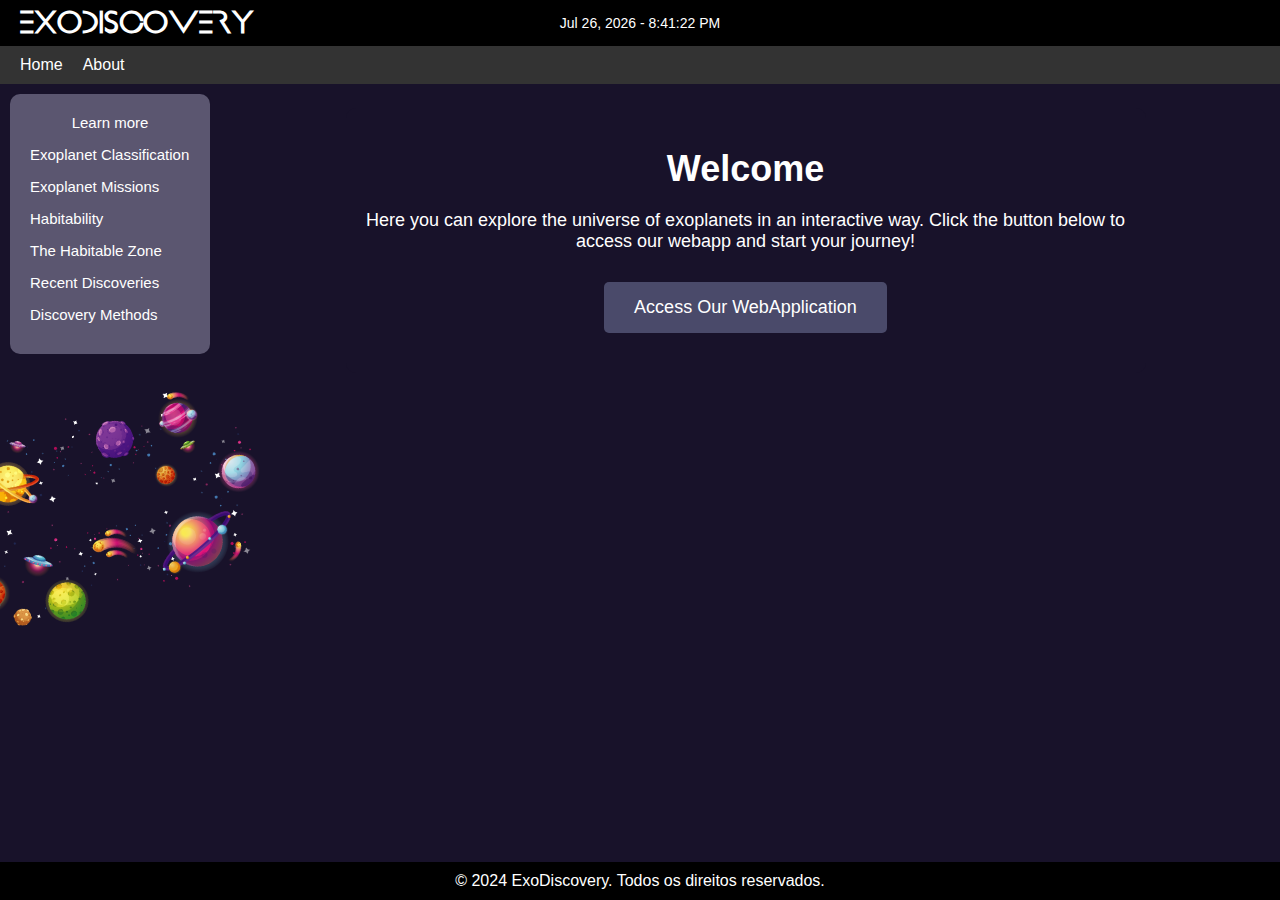
<file: index.html>
<!DOCTYPE html>
<html lang="us">
<head>
    <meta charset="UTF-8">
    <meta name="viewport" content="width=device-width, initial-scale=1.0">
    <title>ExoDiscovery - Home</title>
    <link rel="stylesheet" href="styles.css">
</head>
<body>
   <!-- Header 1 -->
<header class="header1">
    <div class="project-info">
        <h1><div class="H1">EXODISCOVERY</div></h1>
        <div id="datetime"></div> <!-- Data e hora em tempo real aqui -->
    </div>
    <div class="social-icons">
        <!-- Adicione ícones de redes sociais aqui -->
        <i class="fa fa-facebook"></i>
        <i class="fa fa-twitter"></i>
        <i class="fa fa-instagram"></i>
    </div>
</header>
    
    <!-- Header 2 -->
    <header class="header2">
        <nav>
            <ul>
                <li><a href="index.html">Home</a></li>
                <li><a href="about.html">About</a></li>
            </ul>
        </nav>

    </header>

    <!-- Body -->
    <main>
        <aside class="sidebar">
            <!-- Menu Lateral -->
             <p>Learn more</p>
            <ul>
                <li><a href="exoplanetclass.html">Exoplanet Classification</a></li>
                <li><a href="exomissions.html">Exoplanet Missions </a></li>
                <li><a href="habitability.html">Habitability</a></li>
                <li><a href="habitablezone.html">The Habitable Zone </a></li>
                <li><a href="recentdiscoveries.html">Recent Discoveries</a></li>
                <li><a href="methods.html">Discovery Methods</a></li>
            </ul>
        </aside>
        <section class="main-content">
            <main>
                <!-- Seção de boas-vindas -->
                <section class="welcome-section">
                    <h1>Welcome</h1>
                    <p>Here you can explore the universe of exoplanets in an interactive way. Click the button below to access our webapp and start your journey!</p>
                    <a href="webapp.html" class="cta-button">Access Our WebApplication</a>
                </section>
            </main>


            <div class="background">
                <img src="image/background.png" alt="Background Image">
            </div>
                        
    </main>

    <!-- Rodapé -->
    <footer>
        <p>&copy; 2024 ExoDiscovery. Todos os direitos reservados.</p>
    </footer>
<script src="main.js"></script>

</body>
</html>
</file>
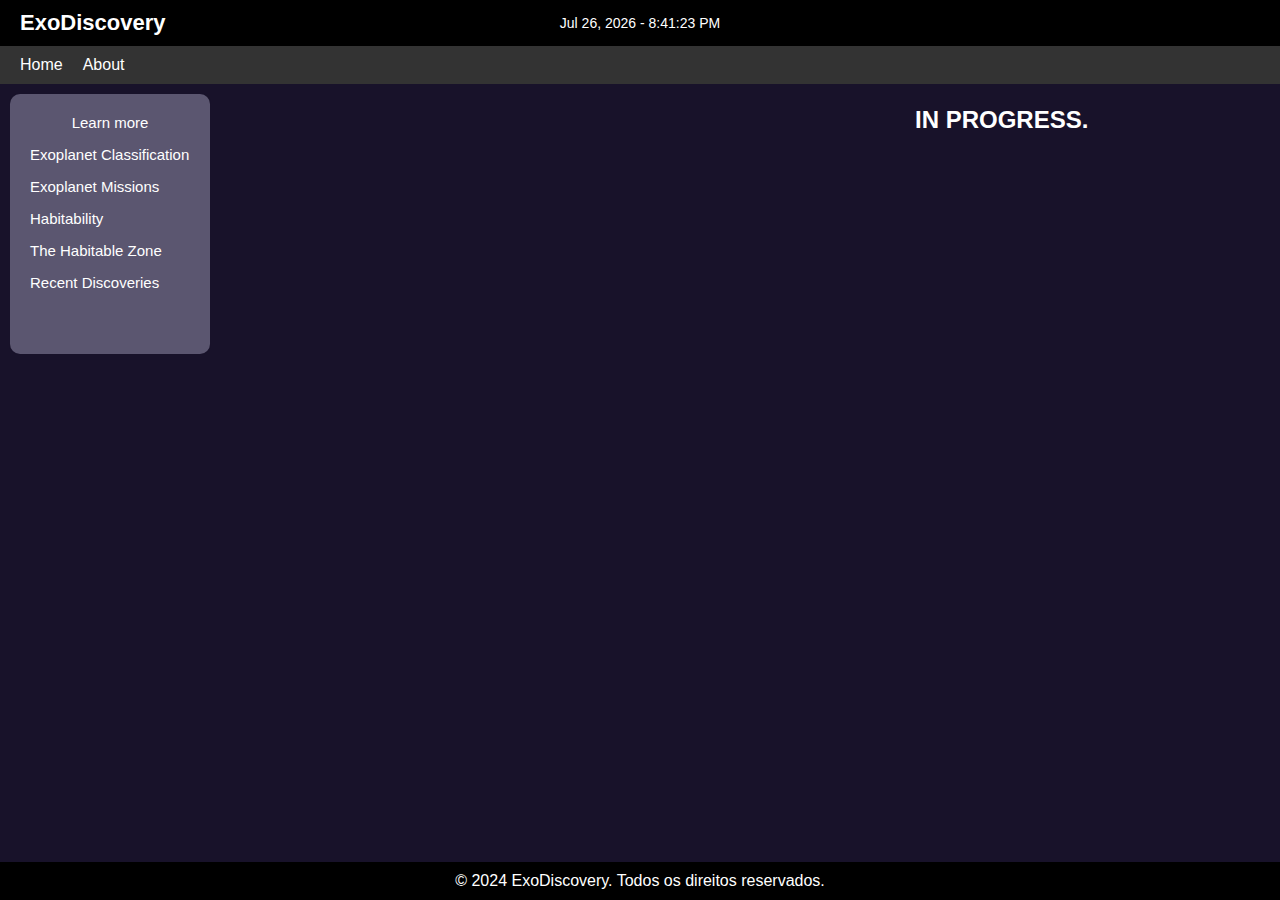
<file: about.html>
<!DOCTYPE html>
<html lang="us">
  <head>
    <meta charset="UTF-8" />
    <meta name="viewport" content="width=device-width, initial-scale=1.0" />
    <title>ExoDiscovery - About</title>
    <link rel="stylesheet" href="styles.css" />
  </head>
  <body>
    <!-- Header 1 -->
    <header class="header1">
      <div class="project-info">
        <h1>ExoDiscovery</h1>
        <div id="datetime"></div>
        <!-- Data e hora em tempo real aqui -->
      </div>
      <div class="social-icons">
        <!-- Adicione ícones de redes sociais aqui -->
        <i class="fa fa-facebook"></i>
        <i class="fa fa-twitter"></i>
        <i class="fa fa-instagram"></i>
      </div>
    </header>
    <!-- Header 2 -->
    <header class="header2">
      <nav>
        <ul>
          <li><a href="index.html">Home</a></li>
          <li><a href="about.html">About</a></li>
        </ul>
      </nav>
    </header>

    <!-- Body -->
    <main>
      <aside class="sidebar">
        <!-- Menu Lateral -->
        <p>Learn more</p>
        <ul>
          <li><a href="exoplanetclass.html">Exoplanet Classification</a></li>
          <li><a href="exomissions.html">Exoplanet Missions </a></li>
          <li><a href="habitability.html">Habitability</a></li>
          <li><a href="habitablezone.html">The Habitable Zone </a></li>
          <li><a href="recentdiscoveries.html">Recent Discoveries</a></li>
        </ul>
      </aside>
      <section class="main-content">

        <b><br><div class="PROGRESS"><h2>IN PROGRESS.</h2></div></br></b>
        </div>
      </section>
    </main>

    <!-- Rodapé -->
    <footer>
      <p>&copy; 2024 ExoDiscovery. Todos os direitos reservados.</p>
    </footer>
    <script src="main.js"></script>
  </body>
</html>
</file>
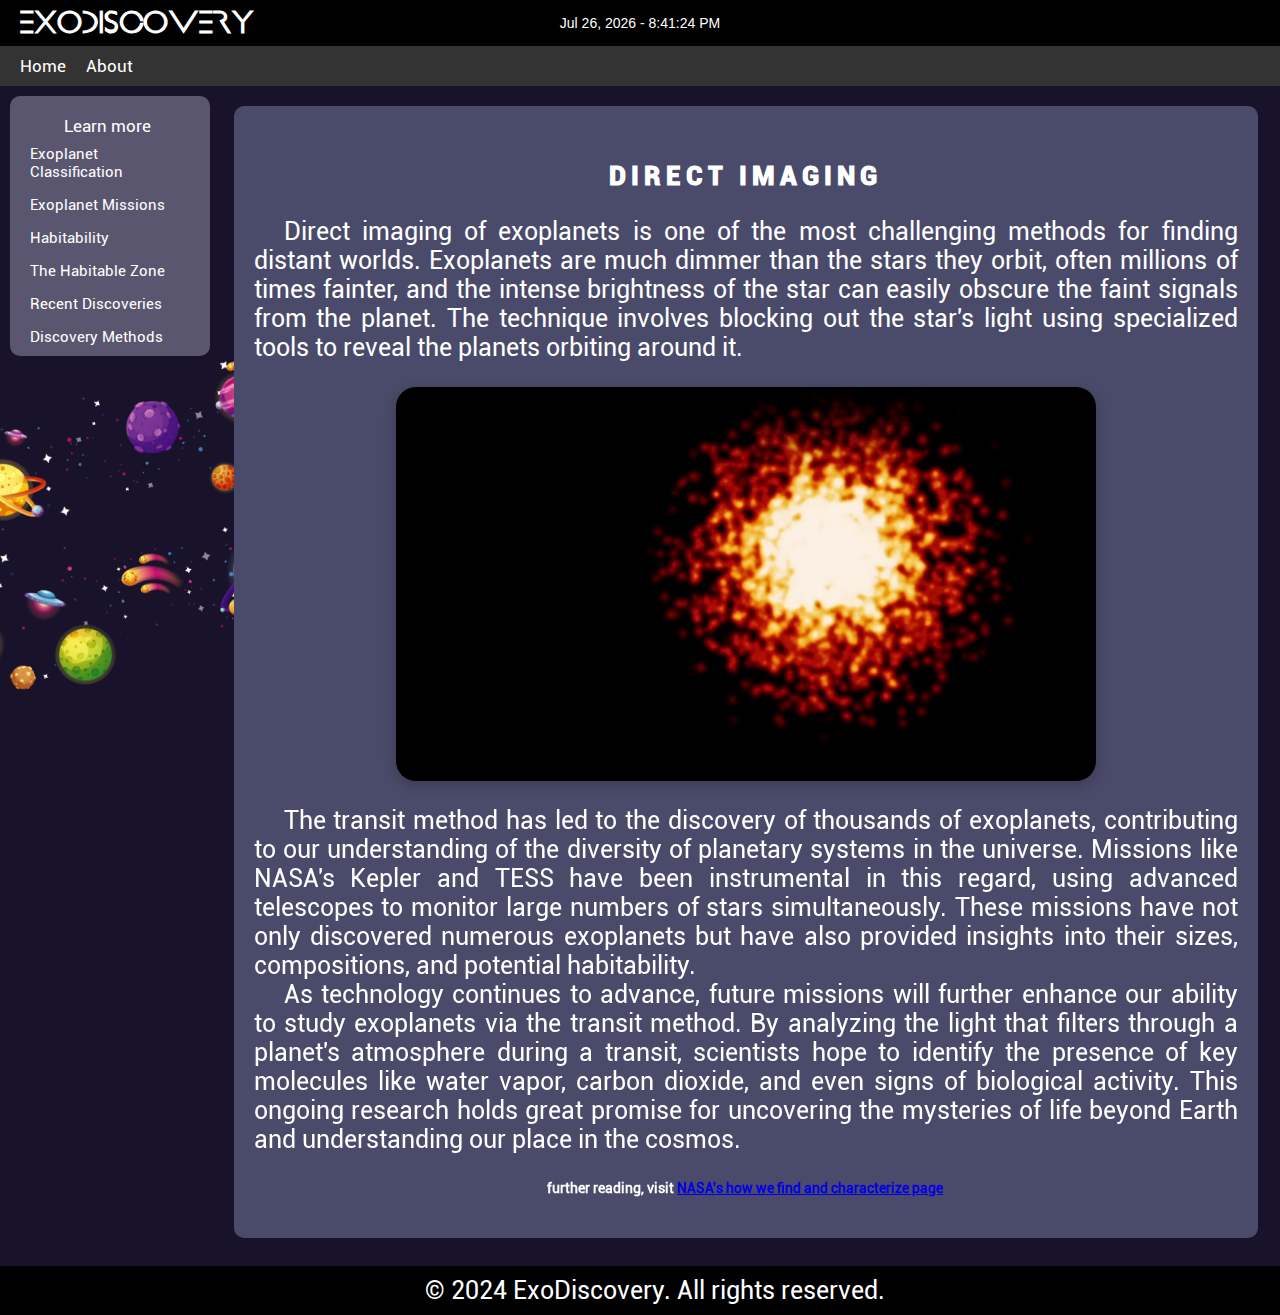
<file: directimag.html>
<!DOCTYPE html>
<html lang="us">
<head>
    <meta charset="UTF-8">
    <meta name="viewport" content="width=device-width, initial-scale=1.0">
    <title>ExoDiscovery - Direct Imaging</title>
    <link rel="stylesheet" href="styles2.css">
</head>
<body>
   <!-- Header 1 -->
<header class="header1">
    <div class="project-info">
        <h1><div class="H1">EXODISCOVERY</div></h1>
        <div id="datetime"></div> <!-- Data e hora em tempo real aqui -->
    </div>
    <div class="social-icons">
        <!-- Adicione ícones de redes sociais aqui -->
        <i class="fa fa-facebook"></i>
        <i class="fa fa-twitter"></i>
        <i class="fa fa-instagram"></i>
    </div>
</header>
    
    <!-- Header 2 -->
    <header class="header2">
        <nav>
            <ul>
                <li><a href="index.html">Home</a></li>
                <li><a href="about.html">About</a></li>
            </ul>
        </nav>

    </header>

    <!-- Body -->
    <main>
        <aside class="sidebar">
            <!-- Menu Lateral -->
             <p>Learn more</p>
            <ul>
                <li><a href="exoplanetclass.html">Exoplanet Classification</a></li>
                <li><a href="exomissions.html">Exoplanet Missions </a></li>
                <li><a href="habitability.html">Habitability</a></li>
                <li><a href="habitablezone.html">The Habitable Zone </a></li>
                <li><a href="recentdiscoveries.html">Recent Discoveries</a></li>
                <li><a href="methods.html">Discovery Methods</a></li>
            </ul>
        </aside>

        <div class="content-box">
            <p>
                <b><br><div class="exo_title"><h2>DIRECT IMAGING</h2></div></br></b>
                <p>Direct imaging of exoplanets is one of the most challenging methods for finding distant worlds. Exoplanets are much dimmer than the stars they orbit, often millions of times fainter, and the intense brightness of the star can easily obscure the faint signals from the planet. The technique involves blocking out the star's light using specialized tools to reveal the planets orbiting around it.                </br></p>
                
              
                <div style="display: flex; justify-content: center; margin: 25px auto;">
                    <video autoplay muted loop width="700" style="border-radius: 20px; box-shadow: 0px 4px 15px rgba(0, 0, 0, 0.2);">
                        <source src="video/direct_imaging.mp4" type="video/mp4">
                    </video>
                </div>
                

                <p>The transit method has led to the discovery of thousands of exoplanets, contributing to our understanding of the diversity of planetary systems in the universe. Missions like NASA's Kepler and TESS have been instrumental in this regard, using advanced telescopes to monitor large numbers of stars simultaneously. These missions have not only discovered numerous exoplanets but have also provided insights into their sizes, compositions, and potential habitability. <br></p>
                <p>
                    As technology continues to advance, future missions will further enhance our ability to study exoplanets via the transit method. By analyzing the light that filters through a planet's atmosphere during a transit, scientists hope to identify the presence of key molecules like water vapor, carbon dioxide, and even signs of biological activity. This ongoing research holds great promise for uncovering the mysteries of life beyond Earth and understanding our place in the cosmos.


                </p>
                

                <br><h5><div class="ref"> further reading, visit <a href="https://science.nasa.gov/exoplanets/how-we-find-and-characterize/#hds-sidebar-nav-2">NASA's how we find and characterize page</a></div></br></main></body></h5>
            </p>
        </div>
        
        <section class="main-content">
        </section>

        <div class="background">
            <img src="image/background.png" alt="Background Image">
        </div>

    </main>

    <!-- Rodapé -->
    <footer>
        <p>&copy; 2024 ExoDiscovery. All rights reserved.</p>
    </footer>
<script src="main.js"></script>

</body>
</html>
</file>
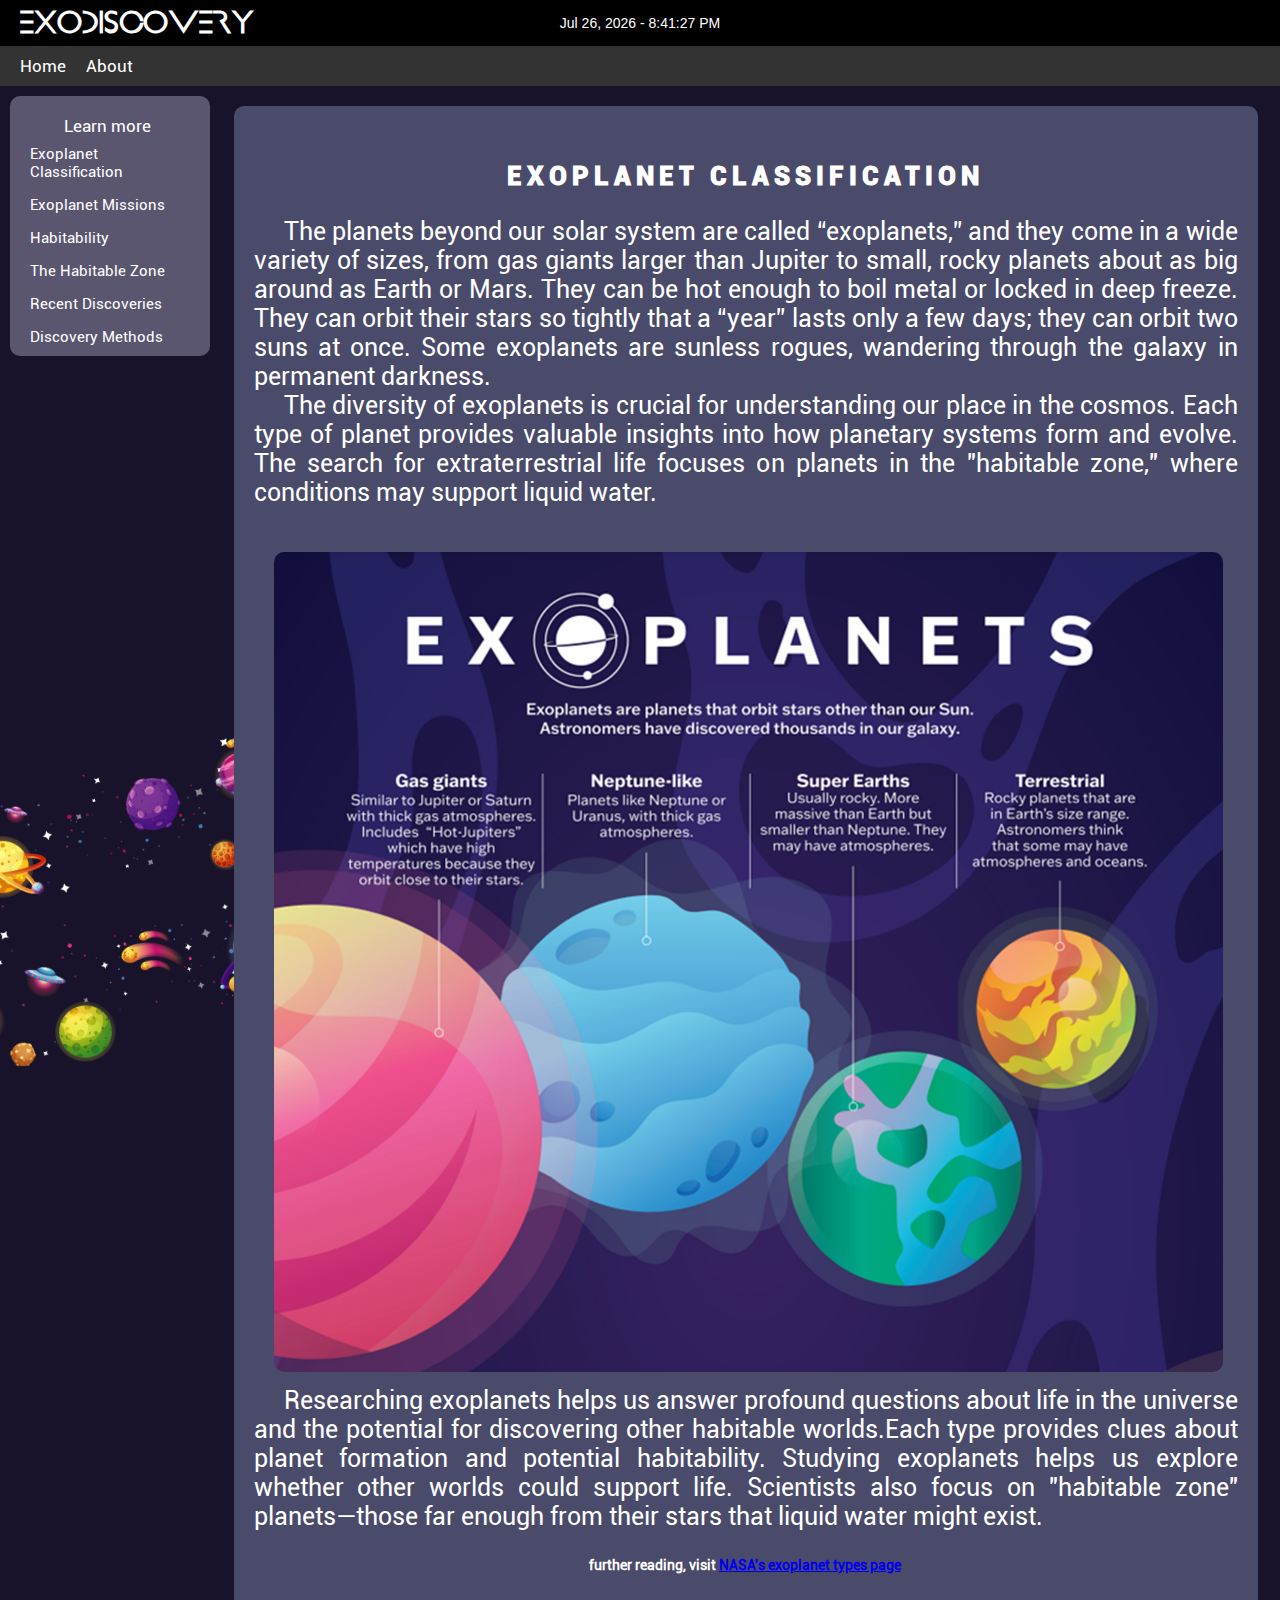
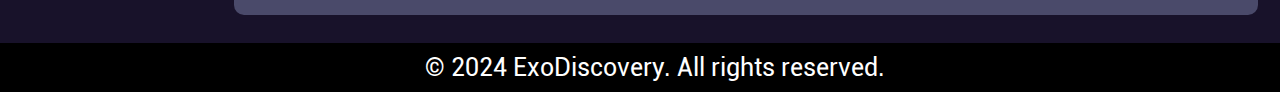
<file: exoplanetclass.html>
<!DOCTYPE html>
<html lang="us">
<head>
    <meta charset="UTF-8">
    <meta name="viewport" content="width=device-width, initial-scale=1.0">
    <title>ExoDiscovery - Exoplanets Classification</title>
    <link rel="stylesheet" href="styles2.css">
</head>
<body>
   <!-- Header 1 -->
<header class="header1">
    <div class="project-info">
        <h1><div class="H1">EXODISCOVERY</div></h1>
        <div id="datetime"></div> <!-- Data e hora em tempo real aqui -->
    </div>
    <div class="social-icons">
        <!-- Adicione ícones de redes sociais aqui -->
        <i class="fa fa-facebook"></i>
        <i class="fa fa-twitter"></i>
        <i class="fa fa-instagram"></i>
    </div>
</header>
    
    <!-- Header 2 -->
    <header class="header2">
        <nav>
            <ul>
                <li><a href="index.html">Home</a></li>
                <li><a href="about.html">About</a></li>
            </ul>
        </nav>
    </header>

    <!-- Body -->
    <main>
        <aside class="sidebar">
            <!-- Menu Lateral -->
             <p>Learn more</p>
            <ul>
                <li><a href="exoplanetclass.html">Exoplanet Classification</a></li>
                <li><a href="exomissions.html">Exoplanet Missions </a></li>
                <li><a href="habitability.html">Habitability</a></li>
                <li><a href="habitablezone.html">The Habitable Zone </a></li>
                <li><a href="recentdiscoveries.html">Recent Discoveries</a></li>
                <li><a href="methods.html">Discovery Methods</a></li>
            </ul>
        </aside>

        <div class="content-box">
            <p>
                <b><br><div class="exo_title"><h2>EXOPLANET CLASSIFICATION</h2></div></br></b>
                
                <p>The planets beyond our solar system are called “exoplanets,” and they come in a wide variety of sizes, from gas giants larger than Jupiter to small, rocky planets about as big around as Earth or Mars. They can be hot enough to boil metal or locked in deep freeze. They can orbit their stars so tightly that a “year” lasts only a few days; they can orbit two suns at once. Some exoplanets are sunless rogues, wandering through the galaxy in permanent darkness.<br></p>    
                <p>The diversity of exoplanets is crucial for understanding our place in the cosmos. Each type of planet provides valuable insights into how planetary systems form and evolve. The search for extraterrestrial life focuses on planets in the "habitable zone," where conditions may support liquid water.</p><br>
               <div class="image"><img src="image/exoplanet-poster-image.png" alt="Descrição da imagem" class="responsive-img">
            </div>

            <p>Researching exoplanets helps us answer profound questions about life in the universe and the potential for discovering other habitable worlds.Each type provides clues about planet formation and potential habitability. Studying exoplanets helps us explore whether other worlds could support life. Scientists also focus on "habitable zone" planets—those far enough from their stars that liquid water might exist.</p>

               <br><h5><div class="ref"> further reading, visit <a href="https://science.nasa.gov/exoplanets/planet-types/">NASA's exoplanet types page</a></div></br></main></body></h5>
            </p>
        </div>
        
        <section class="main-content">
        </section>

        <div class="background">
            <img src="image/background.png" alt="Background Image">
        </div>

    </main>

    <!-- Rodapé -->
    <footer>
        <p>&copy; 2024 ExoDiscovery. All rights reserved.</p>
    </footer>
<script src="main.js"></script>

</body>
</html>
</file>
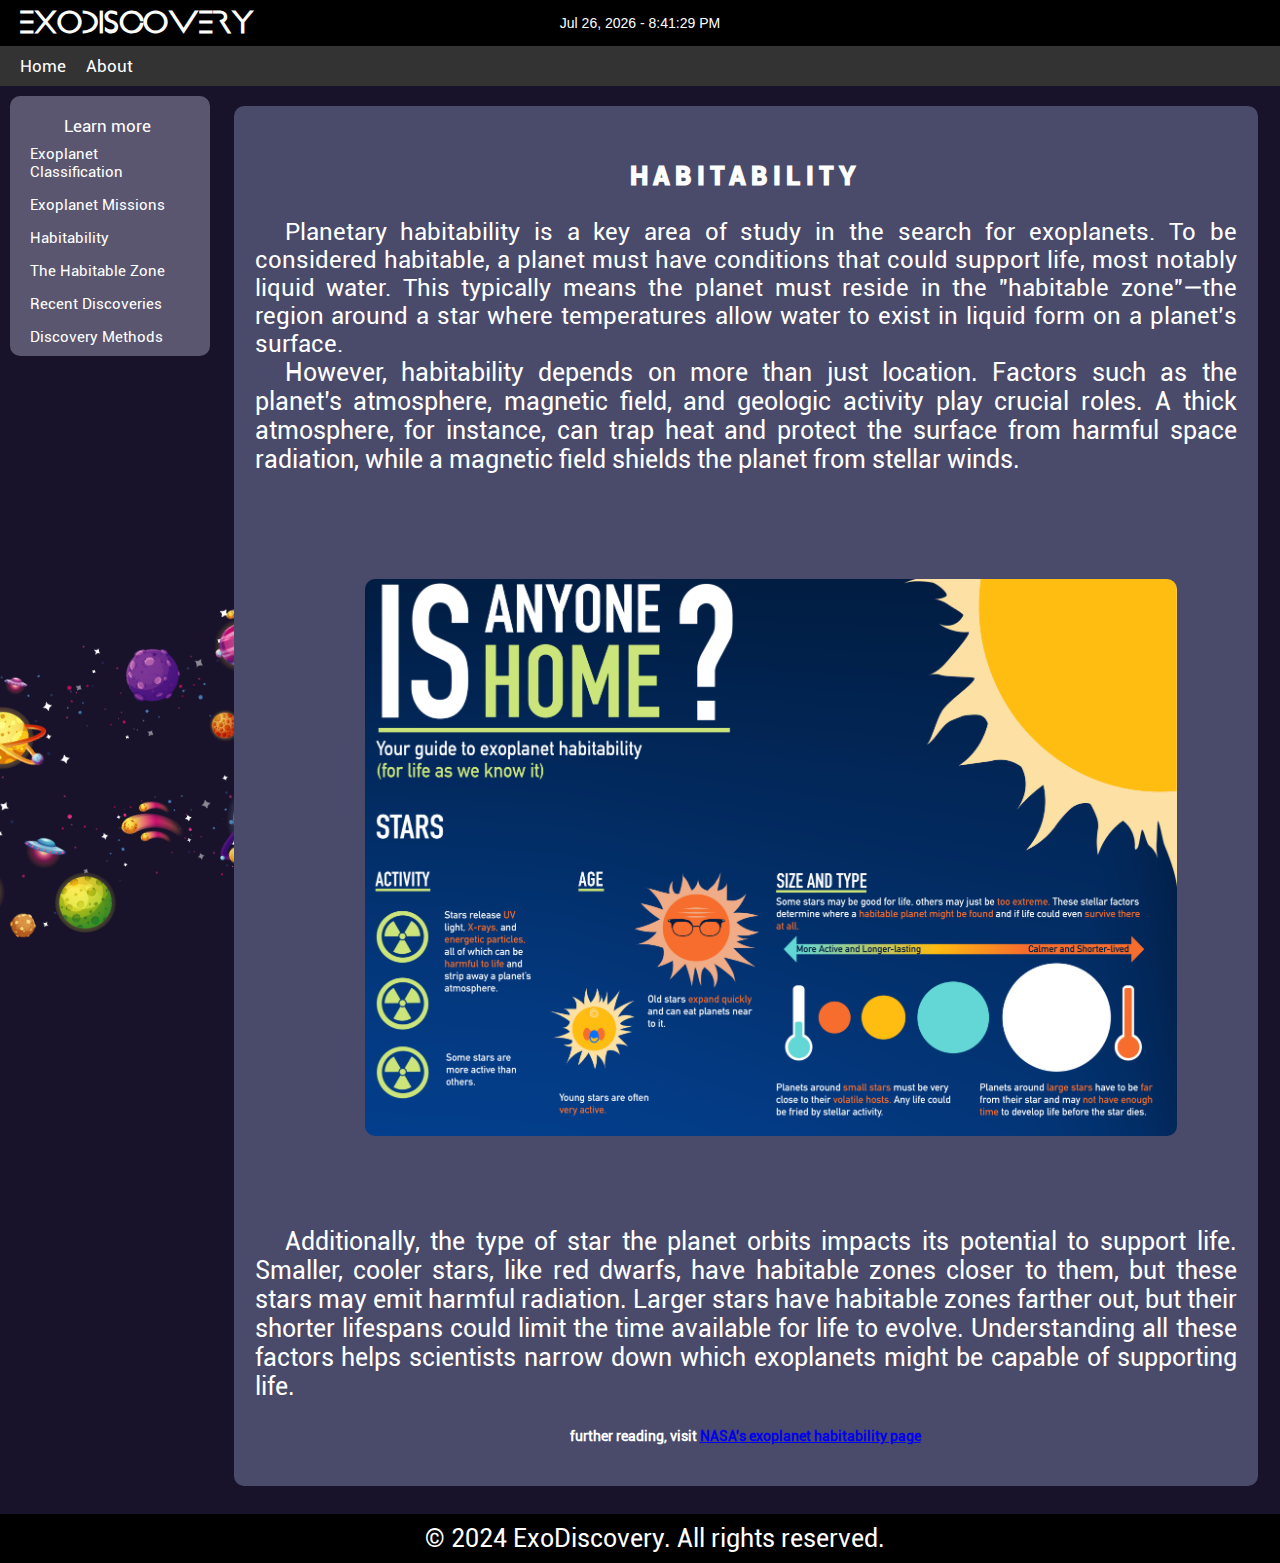
<file: habitability.html>
<!DOCTYPE html>
<html lang="us">
<head>
    <meta charset="UTF-8">
    <meta name="viewport" content="width=device-width, initial-scale=1.0">
    <title>ExoDiscovery - Habitability</title>
    <link rel="stylesheet" href="styles2.css">
</head>
<body>
   <!-- Header 1 -->
<header class="header1">
    <div class="project-info">
        <h1><div class="H1">EXODISCOVERY</div></h1>
        <div id="datetime"></div> <!-- Data e hora em tempo real aqui -->
    </div>
    <div class="social-icons">
        <!-- Adicione ícones de redes sociais aqui -->
        <i class="fa fa-facebook"></i>
        <i class="fa fa-twitter"></i>
        <i class="fa fa-instagram"></i>
    </div>
</header>
    
    <!-- Header 2 -->
    <header class="header2">
        <nav>
            <ul>
                <li><a href="index.html">Home</a></li>
                <li><a href="about.html">About</a></li>
            </ul>
        </nav>

    </header>

    <!-- Body -->
    <main>
        <aside class="sidebar">
            <!-- Menu Lateral -->
             <p>Learn more</p>
            <ul>
                <li><a href="exoplanetclass.html">Exoplanet Classification</a></li>
                <li><a href="exomissions.html">Exoplanet Missions </a></li>
                <li><a href="habitability.html">Habitability</a></li>
                <li><a href="habitablezone.html">The Habitable Zone </a></li>
                <li><a href="recentdiscoveries.html">Recent Discoveries</a></li>
                <li><a href="methods.html">Discovery Methods</a></li>
            </ul>
        </aside>

        <div class="content-box">
            <p>
                <b><br><div class="exo_title"><h2>HABITABILITY</h2></div></br></b>
                <p><div class="text">Planetary habitability is a key area of study in the search for exoplanets. To be considered habitable, a planet must have conditions that could support life, most notably liquid water. This typically means the planet must reside in the "habitable zone"—the region around a star where temperatures allow water to exist in liquid form on a planet’s surface.<br></p>
                <p>However, habitability depends on more than just location. Factors such as the planet’s atmosphere, magnetic field, and geologic activity play crucial roles. A thick atmosphere, for instance, can trap heat and protect the surface from harmful space radiation, while a magnetic field shields the planet from stellar winds. <br></p>
              
                
            <div class="image2"><img src="image/Habitability_Infographic_CROP.png" alt="Descrição da imagem" class="responsive-img">
            </div>

            <P>Additionally, the type of star the planet orbits impacts its potential to support life. Smaller, cooler stars, like red dwarfs, have habitable zones closer to them, but these stars may emit harmful radiation. Larger stars have habitable zones farther out, but their shorter lifespans could limit the time available for life to evolve. Understanding all these factors helps scientists narrow down which exoplanets might be capable of supporting life.<br></p></div>

               <br><h5><div class="ref"> further reading, visit <a href="https://science.nasa.gov/exoplanets/habitable-zone/">NASA's exoplanet habitability page</a></div></br></main></body></h5>
            </p>
        </div>
        
        <section class="main-content">
        </section>

        <div class="background">
            <img src="image/background.png" alt="Background Image">
        </div>

    </main>

    <!-- Rodapé -->
    <footer>
        <p>&copy; 2024 ExoDiscovery. All rights reserved.</p>
    </footer>
<script src="main.js"></script>

</body>
</html>
</file>
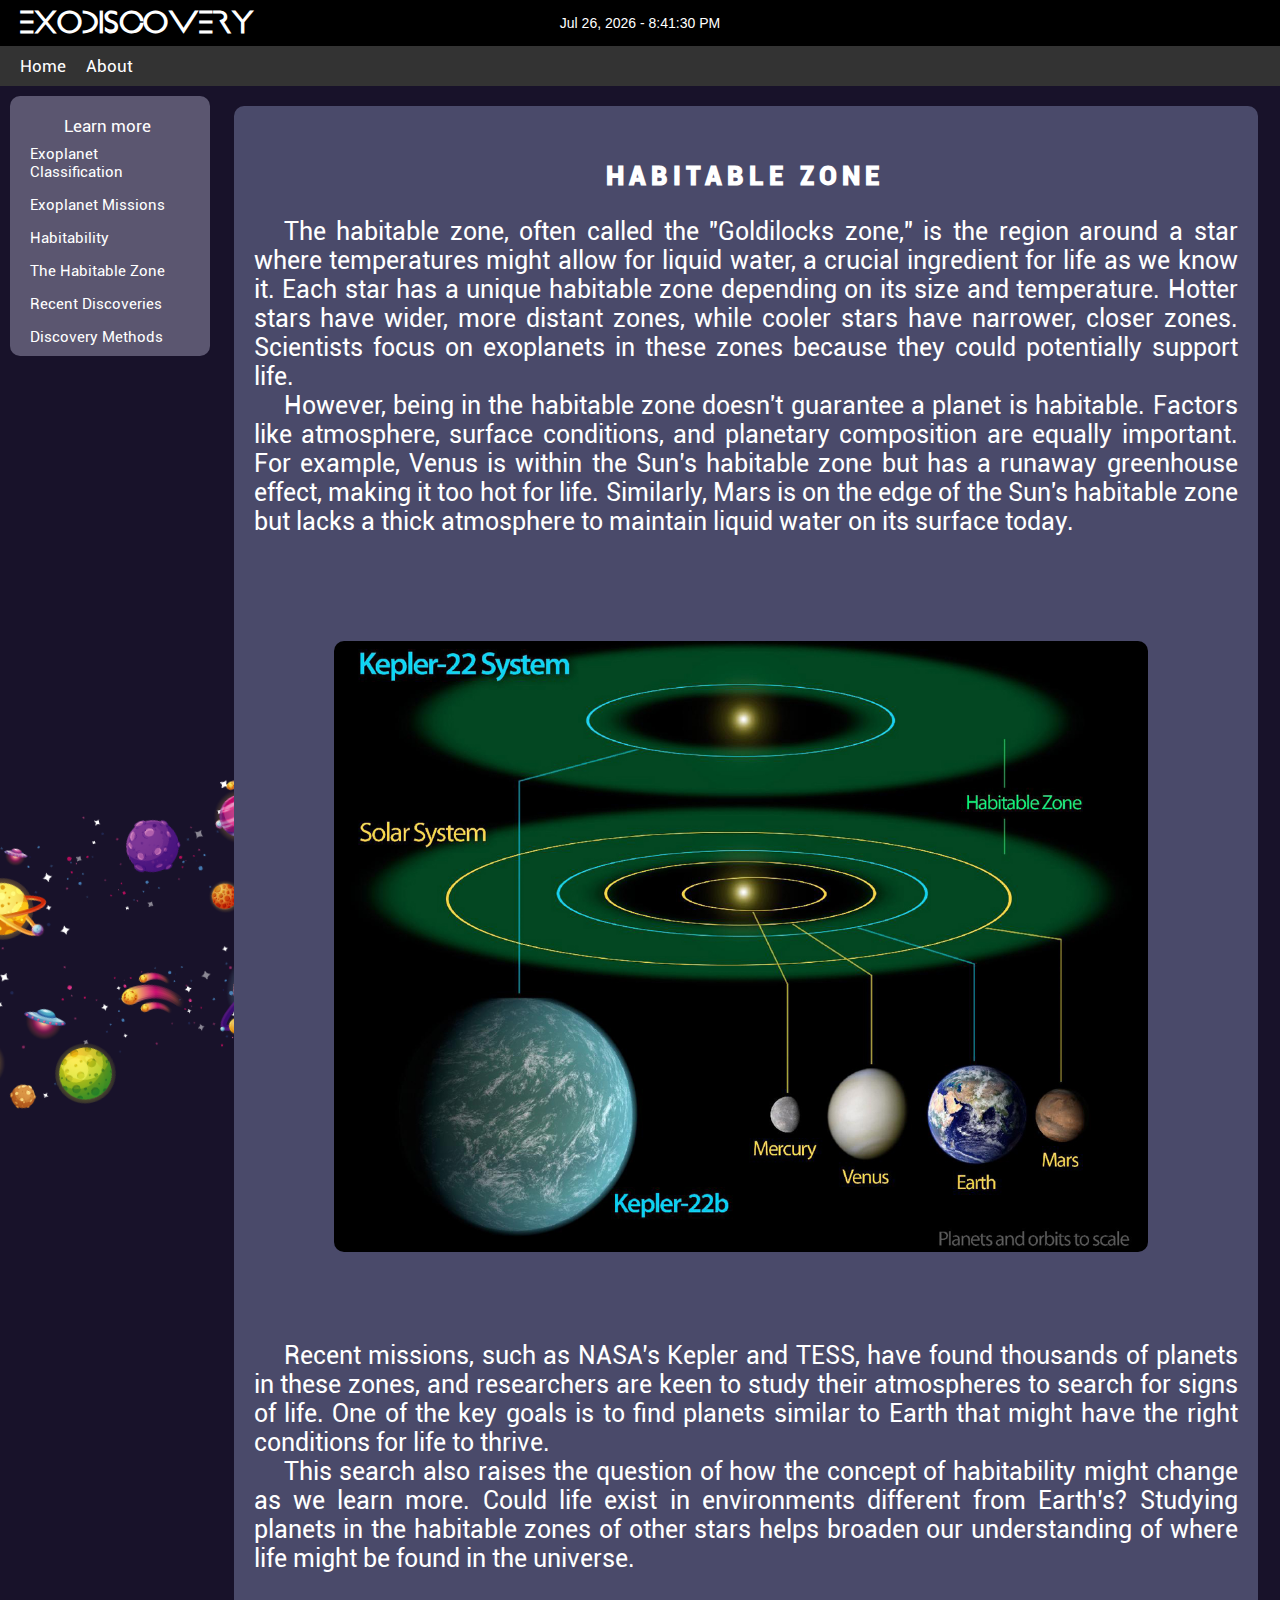
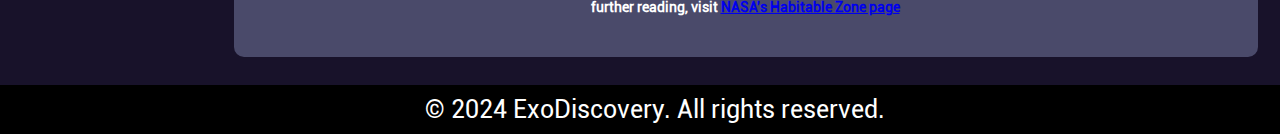
<file: habitablezone.html>
<!DOCTYPE html>
<html lang="us">
<head>
    <meta charset="UTF-8">
    <meta name="viewport" content="width=device-width, initial-scale=1.0">
    <title>ExoDiscovery- The Habitable Zone    </title>
    <link rel="stylesheet" href="styles2.css">
</head>
<body>
   <!-- Header 1 -->
<header class="header1">
    <div class="project-info">
        <h1><div class="H1">EXODISCOVERY</div></h1>
        <div id="datetime"></div> <!-- Data e hora em tempo real aqui -->
    </div>
    <div class="social-icons">
        <!-- Adicione ícones de redes sociais aqui -->
        <i class="fa fa-facebook"></i>
        <i class="fa fa-twitter"></i>
        <i class="fa fa-instagram"></i>
    </div>
</header>
    
    <!-- Header 2 -->
    <header class="header2">
        <nav>
            <ul>
                <li><a href="index.html">Home</a></li>
                <li><a href="about.html">About</a></li>
            </ul>
        </nav>
    </header>

    <!-- Body -->
    <main>
        <aside class="sidebar">
            <!-- Menu Lateral -->
             <p>Learn more</p>
            <ul>
                <li><a href="exoplanetclass.html">Exoplanet Classification</a></li>
                <li><a href="exomissions.html">Exoplanet Missions </a></li>
                <li><a href="habitability.html">Habitability</a></li>
                <li><a href="habitablezone.html">The Habitable Zone </a></li>
                <li><a href="recentdiscoveries.html">Recent Discoveries</a></li>
                <li><a href="methods.html">Discovery Methods</a></li>
            </ul>
        </aside>

        <div class="content-box">
            <p>
                <b><br><div class="exo_title"><h2>HABITABLE ZONE</h2></div></br></b>
                <p>The habitable zone, often called the "Goldilocks zone," is the region around a star where temperatures might allow for liquid water, a crucial ingredient for life as we know it. Each star has a unique habitable zone depending on its size and temperature. Hotter stars have wider, more distant zones, while cooler stars have narrower, closer zones. Scientists focus on exoplanets in these zones because they could potentially support life.<br></p>
                <p>However, being in the habitable zone doesn't guarantee a planet is habitable. Factors like atmosphere, surface conditions, and planetary composition are equally important. For example, Venus is within the Sun’s habitable zone but has a runaway greenhouse effect, making it too hot for life. Similarly, Mars is on the edge of the Sun's habitable zone but lacks a thick atmosphere to maintain liquid water on its surface today. <br></p>
              
                
               <div class="image2"><img src="image/habitable-zone.jpg" alt="Descrição da imagem" class="responsive-img">
               </div>

                <p>Recent missions, such as NASA’s Kepler and TESS, have found thousands of planets in these zones, and researchers are keen to study their atmospheres to search for signs of life. One of the key goals is to find planets similar to Earth that might have the right conditions for life to thrive.<br></p>
                <p>This search also raises the question of how the concept of habitability might change as we learn more. Could life exist in environments different from Earth’s? Studying planets in the habitable zones of other stars helps broaden our understanding of where life might be found in the universe.<br></p>



               <br><h5><div class="ref"> further reading, visit <a href="https://science.nasa.gov/exoplanets/habitable-zone/">NASA's Habitable Zone page</a></div></br></main></body></h5>
            </p>
        </div>
        
        <section class="main-content">
        </section>

        <div class="background">
            <img src="image/background.png" alt="Background Image">
        </div>

    </main>

    <!-- Rodapé -->
    <footer>
        <p>&copy; 2024 ExoDiscovery. All rights reserved.</p>
    </footer>
<script src="main.js"></script>

</body>
</html>
</file>
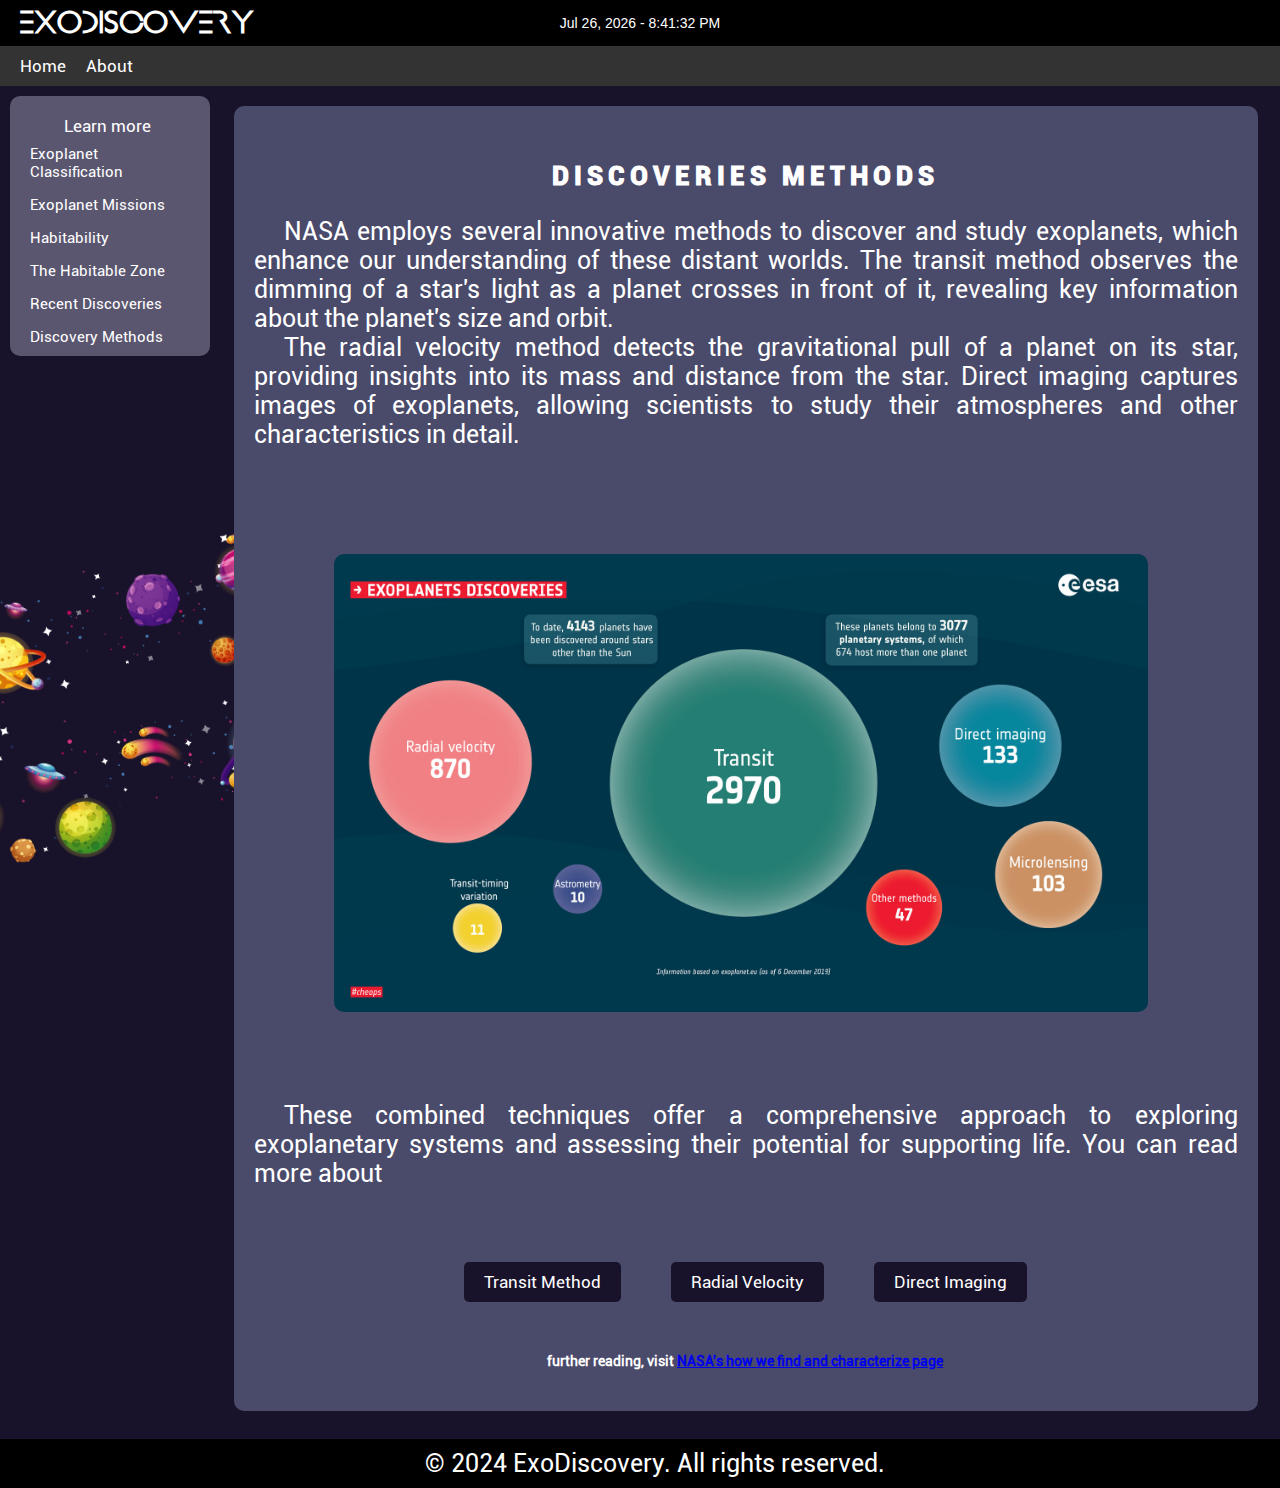
<file: methods.html>
<!DOCTYPE html>
<html lang="us">
<head>
    <meta charset="UTF-8">
    <meta name="viewport" content="width=device-width, initial-scale=1.0">
    <title>ExoDiscovery - Discoveries Methods</title>
    <link rel="stylesheet" href="styles2.css">
</head>
<body>
   <!-- Header 1 -->
<header class="header1">
    <div class="project-info">
        <h1><div class="H1">EXODISCOVERY</div></h1>
        <div id="datetime"></div> <!-- Data e hora em tempo real aqui -->
    </div>
    <div class="social-icons">
        <!-- Adicione ícones de redes sociais aqui -->
        <i class="fa fa-facebook"></i>
        <i class="fa fa-twitter"></i>
        <i class="fa fa-instagram"></i>
    </div>
</header>
    
    <!-- Header 2 -->
    <header class="header2">
        <nav>
            <ul>
                <li><a href="index.html">Home</a></li>
                <li><a href="about.html">About</a></li>
            </ul>
        </nav>
    </header>

    <!-- Body -->
    <main>
        <aside class="sidebar">
            <!-- Menu Lateral -->
             <p>Learn more</p>
            <ul>
                <li><a href="exoplanetclass.html">Exoplanet Classification</a></li>
                <li><a href="exomissions.html">Exoplanet Missions </a></li>
                <li><a href="habitability.html">Habitability</a></li>
                <li><a href="habitablezone.html">The Habitable Zone </a></li>
                <li><a href="recentdiscoveries.html">Recent Discoveries</a></li>
                <li><a href="methods.html">Discovery Methods</a></li>
            </ul>
        </aside>

        <div class="content-box">
            <p>
                <b><br><div class="exo_title"><h2>DISCOVERIES METHODS</h2></div></br></b>
                <p>NASA employs several innovative methods to discover and study exoplanets, which enhance our understanding of these distant worlds. The transit method observes the dimming of a star's light as a planet crosses in front of it, revealing key information about the planet's size and orbit.<br></p>
                <p>The radial velocity method detects the gravitational pull of a planet on its star, providing insights into its mass and distance from the star. Direct imaging captures images of exoplanets, allowing scientists to study their atmospheres and other characteristics in detail.<br></p>
              
                <div class="image2"><img src="image/Exoplanet_discoveries_pillars.jpg" alt="Descrição da imagem" class="responsive-img">
                </div>

                <p>These combined techniques offer a comprehensive approach to exploring exoplanetary systems and assessing their potential for supporting life. You can read more about <br></p>
                <p><br></p>

                <div class="button"> <!-- Contêiner para os botões -->
                    <a href="transitmet.html" class="btn">Transit Method</a>
                    <a href="radialvel.html" class="btn">Radial Velocity</a>
                    <a href="directimag.html" class="btn">Direct Imaging</a>
                    
                </div>              
               <br><h5><div class="ref"> further reading, visit <a href="https://science.nasa.gov/exoplanets/how-we-find-and-characterize/#hds-sidebar-nav-2">NASA's how we find and characterize page</a></div></br></main></body></h5>
            </p>
        </div>
        
        <section class="main-content">
        </section>

        <div class="background">
            <img src="image/background.png" alt="Background Image">
        </div>

    </main>

    <!-- Rodapé -->
    <footer>
        <p>&copy; 2024 ExoDiscovery. All rights reserved.</p>
    </footer>
<script src="main.js"></script>

</body>
</html>
</file>
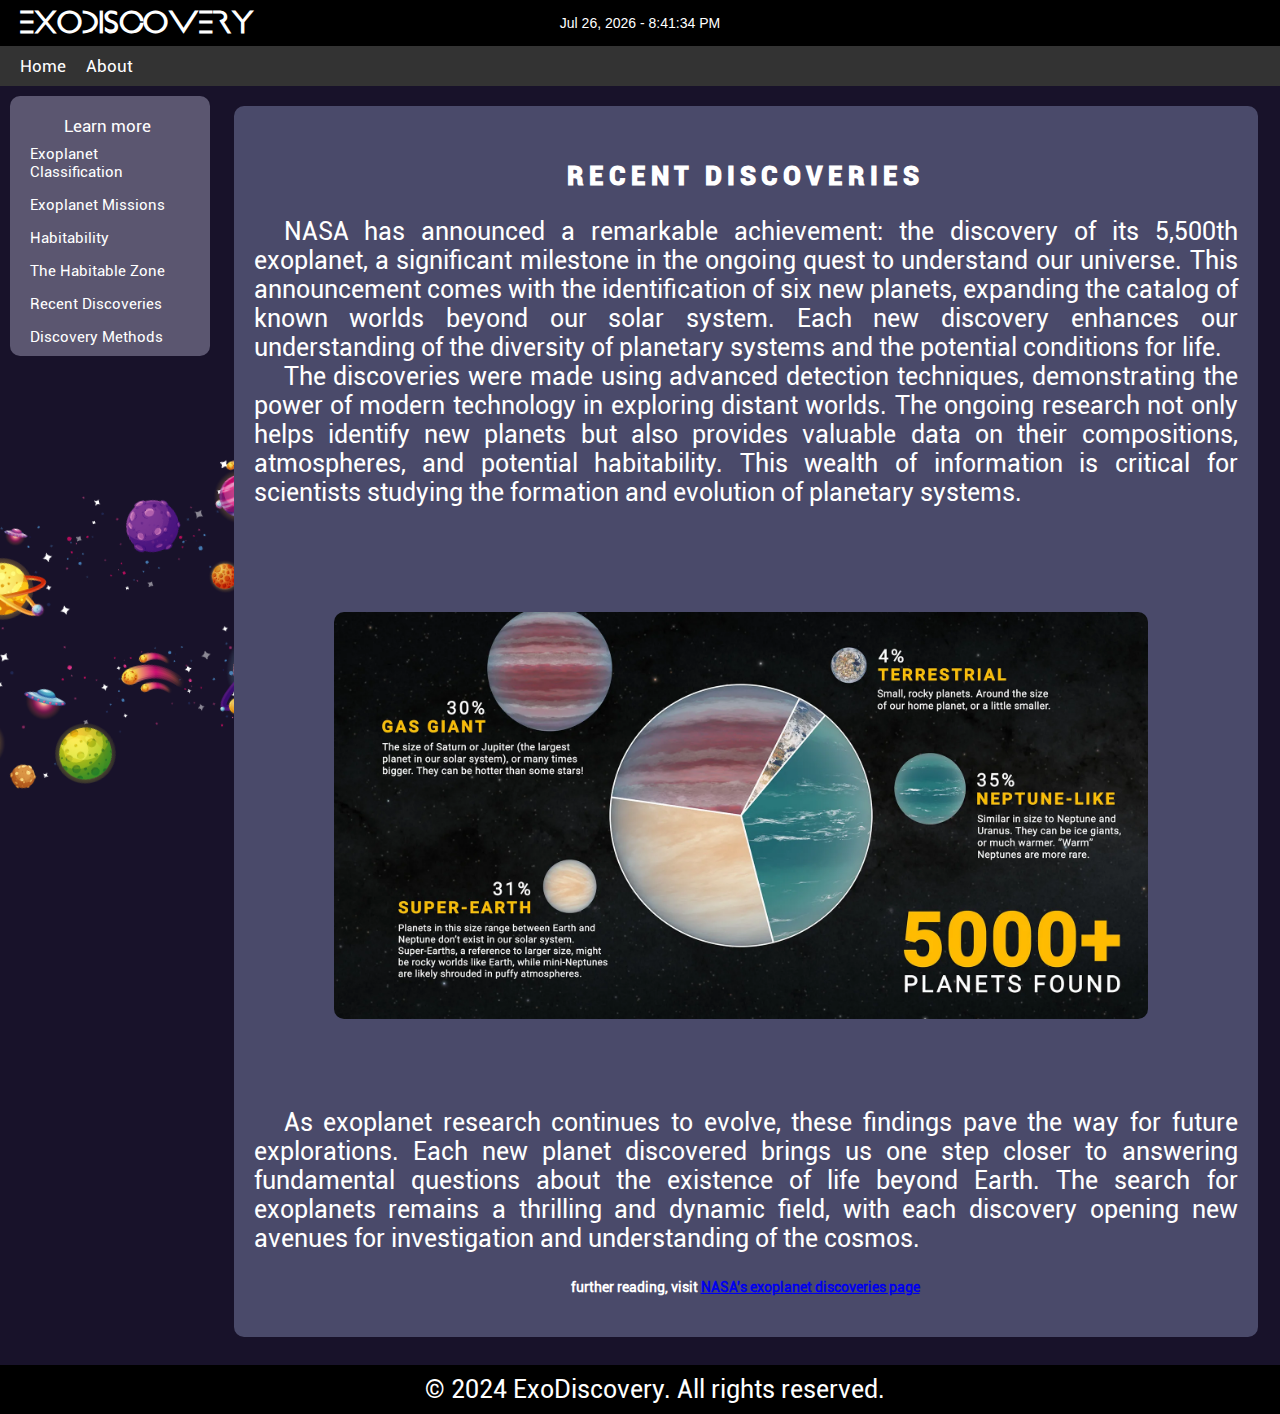
<file: recentdiscoveries.html>
<!DOCTYPE html>
<html lang="us">
<head>
    <meta charset="UTF-8">
    <meta name="viewport" content="width=device-width, initial-scale=1.0">
    <title>ExoDiscovery - Recent Discoveries</title>
    <link rel="stylesheet" href="styles2.css">
</head>
<body>
   <!-- Header 1 -->
<header class="header1">
    <div class="project-info">
        <h1><div class="H1">EXODISCOVERY</div></h1>
        <div id="datetime"></div> <!-- Data e hora em tempo real aqui -->
    </div>
    <div class="social-icons">
        <!-- Adicione ícones de redes sociais aqui -->
        <i class="fa fa-facebook"></i>
        <i class="fa fa-twitter"></i>
        <i class="fa fa-instagram"></i>
    </div>
</header>
    
    <!-- Header 2 -->
    <header class="header2">
        <nav>
            <ul>
                <li><a href="index.html">Home</a></li>
                <li><a href="about.html">About</a></li>
            </ul>
        </nav>
    </header>

    <!-- Body -->
    <main>
        <aside class="sidebar">
            <!-- Menu Lateral -->
             <p>Learn more</p>
            <ul>
                <li><a href="exoplanetclass.html">Exoplanet Classification</a></li>
                <li><a href="exomissions.html">Exoplanet Missions </a></li>
                <li><a href="habitability.html">Habitability</a></li>
                <li><a href="habitablezone.html">The Habitable Zone </a></li>
                <li><a href="recentdiscoveries.html">Recent Discoveries</a></li>
                <li><a href="methods.html">Discovery Methods</a></li>
            </ul>
        </aside>

        <div class="content-box">
            <p>
                <b><br><div class="exo_title"><h2>RECENT DISCOVERIES</h2></div></br></b>
                <p>NASA has announced a remarkable achievement: the discovery of its 5,500th exoplanet, a significant milestone in the ongoing quest to understand our universe. This announcement comes with the identification of six new planets, expanding the catalog of known worlds beyond our solar system. Each new discovery enhances our understanding of the diversity of planetary systems and the potential conditions for life.<br></p>
                <p>The discoveries were made using advanced detection techniques, demonstrating the power of modern technology in exploring distant worlds. The ongoing research not only helps identify new planets but also provides valuable data on their compositions, atmospheres, and potential habitability. This wealth of information is critical for scientists studying the formation and evolution of planetary systems.                    <br></p>
              
                
               <div class="image2"><img src="image/5000__Exoplanets_Found_-_infographic.png" alt="Descrição da imagem" class="responsive-img">
            </div>

            <p>As exoplanet research continues to evolve, these findings pave the way for future explorations. Each new planet discovered brings us one step closer to answering fundamental questions about the existence of life beyond Earth. The search for exoplanets remains a thrilling and dynamic field, with each discovery opening new avenues for investigation and understanding of the cosmos.<br></p>

               <br><h5><div class="ref"> further reading, visit <a href="https://science.nasa.gov/exoplanets/discoveries-dashboard/">NASA's exoplanet discoveries page</a></div></br></main></body></h5>
            </p>
        </div>
        
        <section class="main-content">
        </section>

        <div class="background">
            <img src="image/background.png" alt="Background Image">
        </div>

    </main>

    <!-- Rodapé -->
    <footer>
        <p>&copy; 2024 ExoDiscovery. All rights reserved.</p>
    </footer>
<script src="main.js"></script>

</body>
</html>
</file>
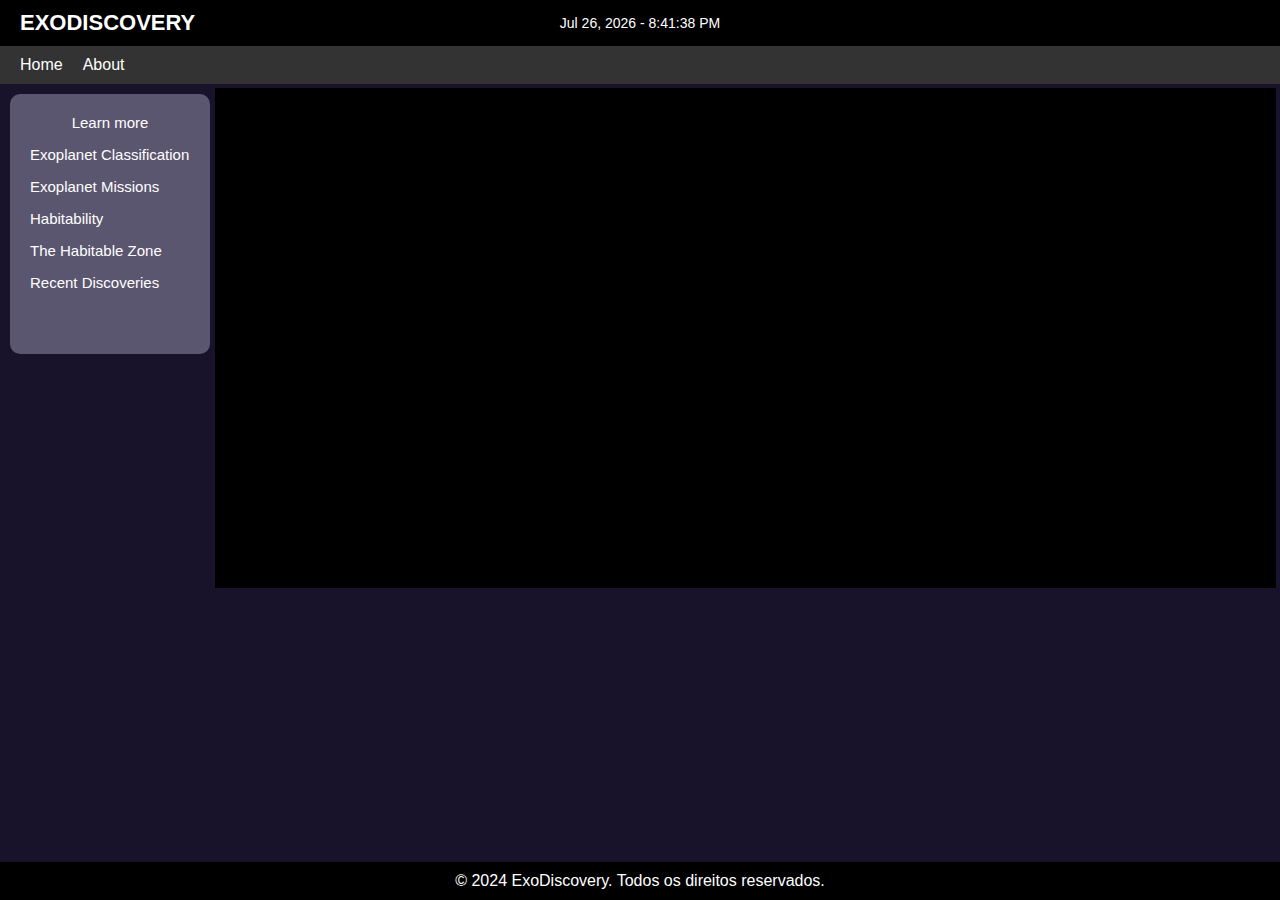
<file: webapp.html>
<!DOCTYPE html>
<html lang="us">
  <head>
    <meta charset="UTF-8" />
    <meta name="viewport" content="width=device-width, initial-scale=1.0" />
    <title>ExoDiscovery App</title>
    <link rel="stylesheet" href="styles.css" />
  </head>
  <body>
    <!-- Header 1 -->
    <header class="header1">
      <div class="project-info">
        <h1>EXODISCOVERY</h1>
        <div id="datetime"></div>
        <!-- Data e hora em tempo real aqui -->
      </div>
      <div class="social-icons">
        <!-- Adicione ícones de redes sociais aqui -->
        <i class="fa fa-facebook"></i>
        <i class="fa fa-twitter"></i>
        <i class="fa fa-instagram"></i>
      </div>
    </header>

    <!-- Header 2 -->
    <header class="header2">
      <nav>
        <ul>
          <li><a href="index.html">Home</a></li>
          <li><a href="about.html">About</a></li>
        </ul>
      </nav>
    </header>

    <!-- Body -->
    <main>
      <aside class="sidebar">
        <!-- Menu Lateral -->
        <p>Learn more</p>
        <ul>
          <li><a href="exoplanetclass.html">Exoplanet Classification</a></li>
          <li><a href="exomissions.html">Exoplanet Missions </a></li>
          <li><a href="habitability.html">Habitability</a></li>
          <li><a href="habitablezone.html">The Habitable Zone </a></li>
          <li><a href="recentdiscoveries.html">Recent Discoveries</a></li>
        </ul>
      </aside>
      <section class="main-content">
        <!-- Caixa Preta para Aplicação Interativa -->
        <div class="interactive-box">
          <!-- Conteúdo da aplicação interativa -->
        </div>
      </section>
    </main>

    <!-- Rodapé -->
    <footer>
      <p>&copy; 2024 ExoDiscovery. Todos os direitos reservados.</p>
    </footer>
    <script src="main.js"></script>
  </body>
</html>
</file>
<file: styles.css>
/* Reset básico */
* {
    margin: 0;
    padding: 0;
    box-sizing: border-box;
}

html, body {
    height: 100%;
    margin: 0;
}

body {
    font-family: 'Montserrat', sans-serif;
    display: flex;
    flex-direction: column;
}


/* Header 1 */
.header1 {
    background-color: #000;
    color: #fff;
    display: flex;
    justify-content: space-between;
    padding: 10px 20px;
    align-content: center;
    font-size: 11px;
}

.header1 .project-info {
    display: flex;
    flex: 1; /* Faz com que o espaço entre os itens seja distribuído */
    justify-content: space-between;
    align-items: center;
}

.header1 .project-info h1 {
    margin-right: auto; /* joga os itens seguintes para a direita */
}

.header1 .social-icons {
    display: flex;
    align-items: center;
}
#datetime {
    position: absolute;       /* relógio de forma absoluta */
    left: 50%;                /* Centraliza horizontalmente */
    transform: translateX(-50%); /* Ajusta a posição para garantir que esteja no centro */
    font-size: 14px; /* Ajuste o tamanho conforme necessário */
    font-family: 'Franklin Gothic', sans-serif; /* escolha uma fonte */
}


@font-face {
    font-family: 'MinhaFonte';
    src: url('font/PROMETHEUS.ttf')
    format('truetype');
}

/* Header 2 */
.header2 {
    background-color: #333; /* Mude conforme necessário */
    color: #fff;
    display: flex;
    justify-content: space-between;
    align-items: center;
    padding: 10px 20px;
}

.header2 nav ul {
    list-style: none;
    display: flex;
}

.header2 nav ul li {
    margin-right: 20px;
}

.header2 nav ul li a {
    color: #fff;
    text-decoration: none;
}

.header2 .search input {
    padding: 5px;
}

.H1 {
    font-family: 'MinhaFonte'; sans-serif;
    color: #fff;
}

/* Body */
main {
    display: flex;
    flex: 1; /* main ocupe o espaço disponível entre o header e o footer */
    background-color: #18122a; 
}

/* Barra lateral */
.sidebar {
    background-color: #5b5670;
    width: 200px;
    height: 260px;
    padding: 20px;
    border-radius: 10px; /* Borda arredondada */
    margin-right: 1px; /* Espaçamento à direita */
    margin-left: 10px;
    margin-top: 10px;
    box-shadow: 0 0 0 1px #18122a; /* Adiciona uma borda fina na mesma cor do fundo */
    font-size: 15px;
}

.sidebar ul {
    list-style: none; /* Remove os marcadores de lista */
    padding: 0;
}

.sidebar ul li {
    margin-bottom: 15px; /* Espaçamento entre os itens */
}

.sidebar ul li a {
    text-decoration: none;
    color: #ffffff;
}

.sidebar p {
    margin-bottom: 15px;
    text-align: center;
    font-size: 15px;
    color: #fff;
}

.main-content {
    flex: 1;
    background-color: #18122a;
    padding: 4px;
}

/* Estilo da seção de boas-vindas */
.welcome-section {
    display: flex;
    flex-direction: column;
    justify-content: center;
    align-items: center;
    background-color: #18122a; /* Cor de fundo roxa */
    padding: 40px 20px;
    color: white;
    text-align: center;
    margin: 20px auto;
    border-radius: 10px; /* Bordas arredondadas */
    max-width: 800px; /* Limite de largura */
}

.welcome-section h1 {
    font-size: 36px;
    margin-bottom: 20px;
}

.welcome-section p {
    font-size: 18px;
    margin-bottom: 30px;
}

.cta-button {
    background-color: #4a4a6a;
    color: #fff;
    padding: 15px 30px;
    text-decoration: none;
    font-size: 18px;
    border-radius: 5px;
    transition: background-color 0.3s ease;
}

.cta-button:hover {
    background-color: #7095a9; /* Cor ao passar o mouse */
}

.background img {
    width: 30%; /* Ajuste o valor para o tamanho desejado */
    max-width: 100%;
    height: auto; /* Mantém a proporção da imagem */
    display: block; /* Remove espaços adicionais em elementos inline */
    margin-right: 90px; /* Centraliza a imagem dentro do div */
    margin-left: -269px;
    margin-top: 10px;
    transform: rotate(-15deg);
}


/* Content-box ajustada para expandir conforme o conteúdo */
.content-box {
    width: 100%; /* O container ocupará a largura total disponível */
    max-width: 1000px; /* Define um limite máximo */
    background-color: #4a4a6a; /* Cor de fundo */
    margin-top: 15px;
    margin-bottom: 15px;
    margin: 10px auto; /* Centraliza o container na página */
    color: white; /* Cor do texto */
    display: flex;
    text-align: justify; /* Justifica o texto */
    flex-direction: column; /* Permite que o conteúdo seja empilhado verticalmente */
    border-radius: 10px; /* Bordas arredondadas */
    padding: 30px; /* Adiciona um espaçamento interno */
    min-height: 600px; /* Define uma altura mínima, mas deixa a altura ser automática */
    height: auto; /* Permite que a altura cresça conforme o conteúdo */
}

.exo_title {
    padding: 10px;
    margin: 5px;
    margin-left: 330px;
}

.ref {
    padding: 5px;
    margin: 1px;
    margin-left: 290px;
}

.image {
    padding: 5px;
    margin: 5px;
    margin-left: 20px;
}

.PROGRESS {
    color: #fff;
    margin-left: 700px;
}

.image2 {
    padding: 5px;
    margin: 5px;
    margin-left: 20px;
    max-width: 1900em;
}

.responsive-img {
    width: 100%; /* Ajusta a largura da imagem ao contêiner */
    height: auto; /* Mantém a proporção da imagem */
    max-width: 620px; /* Define um tamanho máximo, se necessário */
    border-radius: 10px; /* Se quiser bordas arredondadas */
    margin-left: 140px;
    margin-top: 15px;
    align-items: center;
}

/* Para o corpo geral da página */
body {
    overflow-y: auto; /* Garante que a rolagem vertical funcione */
}

.interactive-box {
    background-color: #000;
    height: 500px; /* Ajuste conforme necessário */
    color: #fff;
}

/* Rodapé */
footer {
    background-color: #000;
    color: #fff;
    text-align: center;
    padding: 10px 0;
    width: 100%;
}
</file>
<file: styles2.css>
/* Reset básico */
* {
    margin: 0;
    padding: 0;
    box-sizing: border-box;
}

html, body {
    height: 100%;
    margin: 0;
}

body {
    font-family: 'MinhaFonte2', sans-serif;
    display: flex;
    flex-direction: column;
    font-size: 17px;
}


/* Header 1 */
.header1 {
    background-color: #000;
    color: #fff;
    display: flex;
    justify-content: space-between;
    padding: 10px 20px;
    align-content: center;
    font-size: 11px;
}

.header1 .project-info {
    display: flex;
    flex: 1; /* espaço entre os itens seja distribuído */
    justify-content: space-between;
    align-items: center;
}

.header1 .project-info h1 {
    margin-right: auto; /* joga os itens seguintes para a direita */
}

.header1 .social-icons {
    display: flex;
    align-items: center;
}
#datetime {
    position: absolute;       /* relógio de forma absoluta */
    left: 50%;                /* Centraliza horizontalmente em relação ao contêiner */
    transform: translateX(-50%); /* Ajusta a posição para garantir que esteja no centro */
    font-size: 14px; /* Ajuste o tamanho conforme necessário */
    font-family: 'Franklin Gothic', sans-serif; 
}


@font-face {
    font-family: 'MinhaFonte';
    src: url('font/PROMETHEUS.ttf')
    format('truetype');
}

@font-face {
    font-family: 'MinhaFonte2';
    src: url('font/Roboto-Regular.ttf');
    format('truetype');
}

@font-face {
    font-family: 'MinhaFonte3';
    src: url('font/Roboto-Black.ttf');
}

/* Header 2 */
.header2 {
    background-color: #333; 
    color: #fff;
    display: flex;
    justify-content: space-between;
    align-items: center;
    padding: 10px 20px;
}

.header2 nav ul {
    list-style: none;
    display: flex;
}

.header2 nav ul li {
    margin-right: 20px;
}

.header2 nav ul li a {
    color: #fff;
    text-decoration: none;
}

.header2 .search input {
    padding: 5px;
}

.H1 {
    font-family: 'MinhaFonte'; sans-serif;
    color: #fff;
}

/* Body */
main {
    display: flex;
    flex: 1; /* main ocupe o espaço disponível entre o header e o footer */
    background-color: #18122a; /* Garante que o fundo roxo continue */
}

/* Barra lateral */
.sidebar {
    background-color: #5b5670;
    width: 200px;
    height: 260px;
    padding: 20px;
    border-radius: 10px; /* Borda arredondada */
    margin-right: 1px; /* Espaçamento à direita */
    margin-left: 10px;
    margin-top: 10px;
    box-shadow: 0 0 0 1px #18122a; /* Adiciona uma borda fina na mesma cor do fundo */
    font-size: 15px;
}

.sidebar ul {
    list-style: none; /* Remove os marcadores de lista */
    padding: 0;
}

.sidebar ul li {
    margin-bottom: 15px; /* Espaçamento entre os itens */
}

.sidebar ul li a {
    text-decoration: none;
    color: #ffffff;
}

.sidebar p {
    margin-bottom: 9px;
    text-align: center;
    margin-right: 35px;
    font-size: 17px;
    color: #fff;
}

.main-content {
    flex: 1;
    background-color: #18122a;
    padding: 4px;
}

/* seção de boas-vindas */
.welcome-section {
    display: flex;
    flex-direction: column;
    justify-content: center;
    align-items: center;
    background-color: #18122a; 
    padding: 40px 20px;
    color: white;
    text-align: center;
    margin: 20px auto;
    border-radius: 10px; /* Bordas arredondadas */
    max-width: 800px; /* Limite de largura */
}

.welcome-section h1 {
    font-size: 36px;
    margin-bottom: 20px;
}

.welcome-section p {
    font-size: 18px;
    margin-bottom: 30px;
}

.cta-button {
    background-color: #4a4a6a;
    color: #fff;
    padding: 15px 30px;
    text-decoration: none;
    font-size: 18px;
    border-radius: 5px;
    transition: background-color 0.3s ease;
}

.cta-button:hover {
    background-color: #7095a9; /* Cor ao passar o mouse */
}

.background img {
    width: 35%; /* Ajuste o valor para o tamanho desejado */
    max-width: 100%;
    height: auto; /* Mantém a proporção da imagem */
    display: block; /* Remove espaços adicionais em elementos inline */
    margin-right: 90px; /* Centraliza a imagem dentro do div */
    margin-left: -85px;
    margin-top: -890px;
    transform: rotate(-15deg);
    z-index: 1;
}

p {
    text-indent: 30px; /* Define o recuo para todos os parágrafos */
    font-size: 25px;
}


/* Content-box ajustada para expandir conforme o conteúdo */
.content-box {
    width: 50%; /* O container ocupará a largura total disponível */
    max-width: 100%; /* Define um limite máximo */
    max-height: 150%;
    background-color: #4a4a6a; /* Cor de fundo */
    margin-top: 15px;
    margin-bottom: 15px;
    margin: 10px auto; /* Centraliza o container na página */
    color: white; /* Cor do texto */
    align-items: center;
    display: flex;
    text-align: justify; /* Justifica o texto */
    flex-direction: column; /* conteúdo seja empilhado verticalmente */
    border-radius: 10px; /* Bordas arredondadas */
    padding: 30px; /* espaçamento interno */
    height: 99%; /* a altura cresça conforme o conteúdo */
    z-index: 2;
}

.button {
    display: flex; /* Faz os botões se alinharem na horizontal */
    justify-content: space-around; /* Espaçamento igual entre os botões */
    margin-top: 20px; /* Espaçamento acima dos botões */
}

.btn {
    text-decoration: none; /* Remove o sublinhado do link */
    background-color: #18122a; /* Cor de fundo do botão */
    color: #fff; /* Cor do texto */
    border: none; /* Remove a borda padrão */
    padding: 10px 20px; /* Espaçamento interno */
    margin: 25px;
    display: inline-block; /* Respeita o tamanho do conteúdo */
    border-radius: 5px; /* Bordas arredondadas */
    cursor: pointer; /* Muda o cursor ao passar o mouse */
    transition: background-color 0.3s; /* Transição suave para a cor do botão */
}

.btn:hover {
    background-color: #4a4a6a; 
}

.btn:active {
    background-color: #004085; 
}

/* Remover o contorno de foco do link */
.btn:focus {
    outline: none; 
}

/* Estilo opcional para evitar mudança de cor após o clique */
.btn:visited {
    color: #fff; /* Mantém a cor do texto do botão após o clique */
}

.video {
    margin: 15px;
}



.exo_title {
    font-family: 'MinhaFonte3', sans-serif;
    padding: 5px;
    margin: 1px;
    margin-left: 0 auto;
    letter-spacing: 5px;
}

.ref {
    padding: 5px;
    margin: 1px;
    margin-left: auto;
}

.image {
    padding: 5px;
    margin: 5px;
    margin-left: 20px;
}

.image2 {
    padding: 5px;
    margin: 80px;
    margin-left: 0 auto;
    max-width: 100%;   
}

.text {
    padding: 1px;
    margin: auto;
    margin-left: auto;
    text-indent: 30px; /* Define o recuo para todos os parágrafos */
    font-size: 24px;
}


.responsive-img {
    width: 100%; /* Ajusta a largura da imagem ao contêiner */
    height: auto; /* Mantém a proporção da imagem */
    max-width: 1500px; /* Define um tamanho máximo, se necessário */
    border-radius: 10px; /* bordas arredondadas */
    margin-left: -5px;
    margin-right: 15px;
    margin-top: 15px;
    align-items: center;

    
}

/* Ajuste na largura e responsividade do content-box */
.content-box {
    width: 80%; /* Aumenta a largura para telas maiores */
    max-width: 100%;
    background-color: #4a4a6a;
    margin: 20px auto; /* Centraliza o container */
    color: white;
    text-align: justify;
    border-radius: 10px;
    padding: 20px;
    height: auto; /* Deixa a altura flexível conforme o conteúdo */
}

.image2 img {
    width: 100%; /* Ajusta a imagem para ocupar a largura completa do content-box */
    height: auto; /* Mantém a proporção */
    border-radius: 10px; /* Adiciona bordas arredondadas à imagem */
    margin-top: 20px; /* Espaçamento entre o texto e a imagem */
}

/* Ajustes de responsividade para telas menores */
@media (max-width: 768px) {
    .content-box {
        width: 90%; /* Ajusta a largura do content-box para telas menores */
        padding: 15px;
    }

    .image2 img {
        width: 100%; /* Certifica-se de que a imagem se ajuste bem em telas menores */
    }

    .sidebar {
        width: 100%; /* A barra lateral ocupará a largura total em telas pequenas */
        margin-left: 0;
    }

    .background img {
        width: 100%; /* Ajusta a imagem de fundo para largura total em telas pequenas */
        margin-top: -350px; /* Ajusta o posicionamento da imagem de fundo */
        transform: rotate(-10deg);
    }
}


/* Para o corpo geral da página */
body {
    overflow-y: auto; /* Garante que a rolagem vertical funcione */
}

/* Rodapé */
footer {
    background-color: #000;
    color: #fff;
    text-align: center;
    padding: 10px 0;
    width: 100%;
}
</file>
